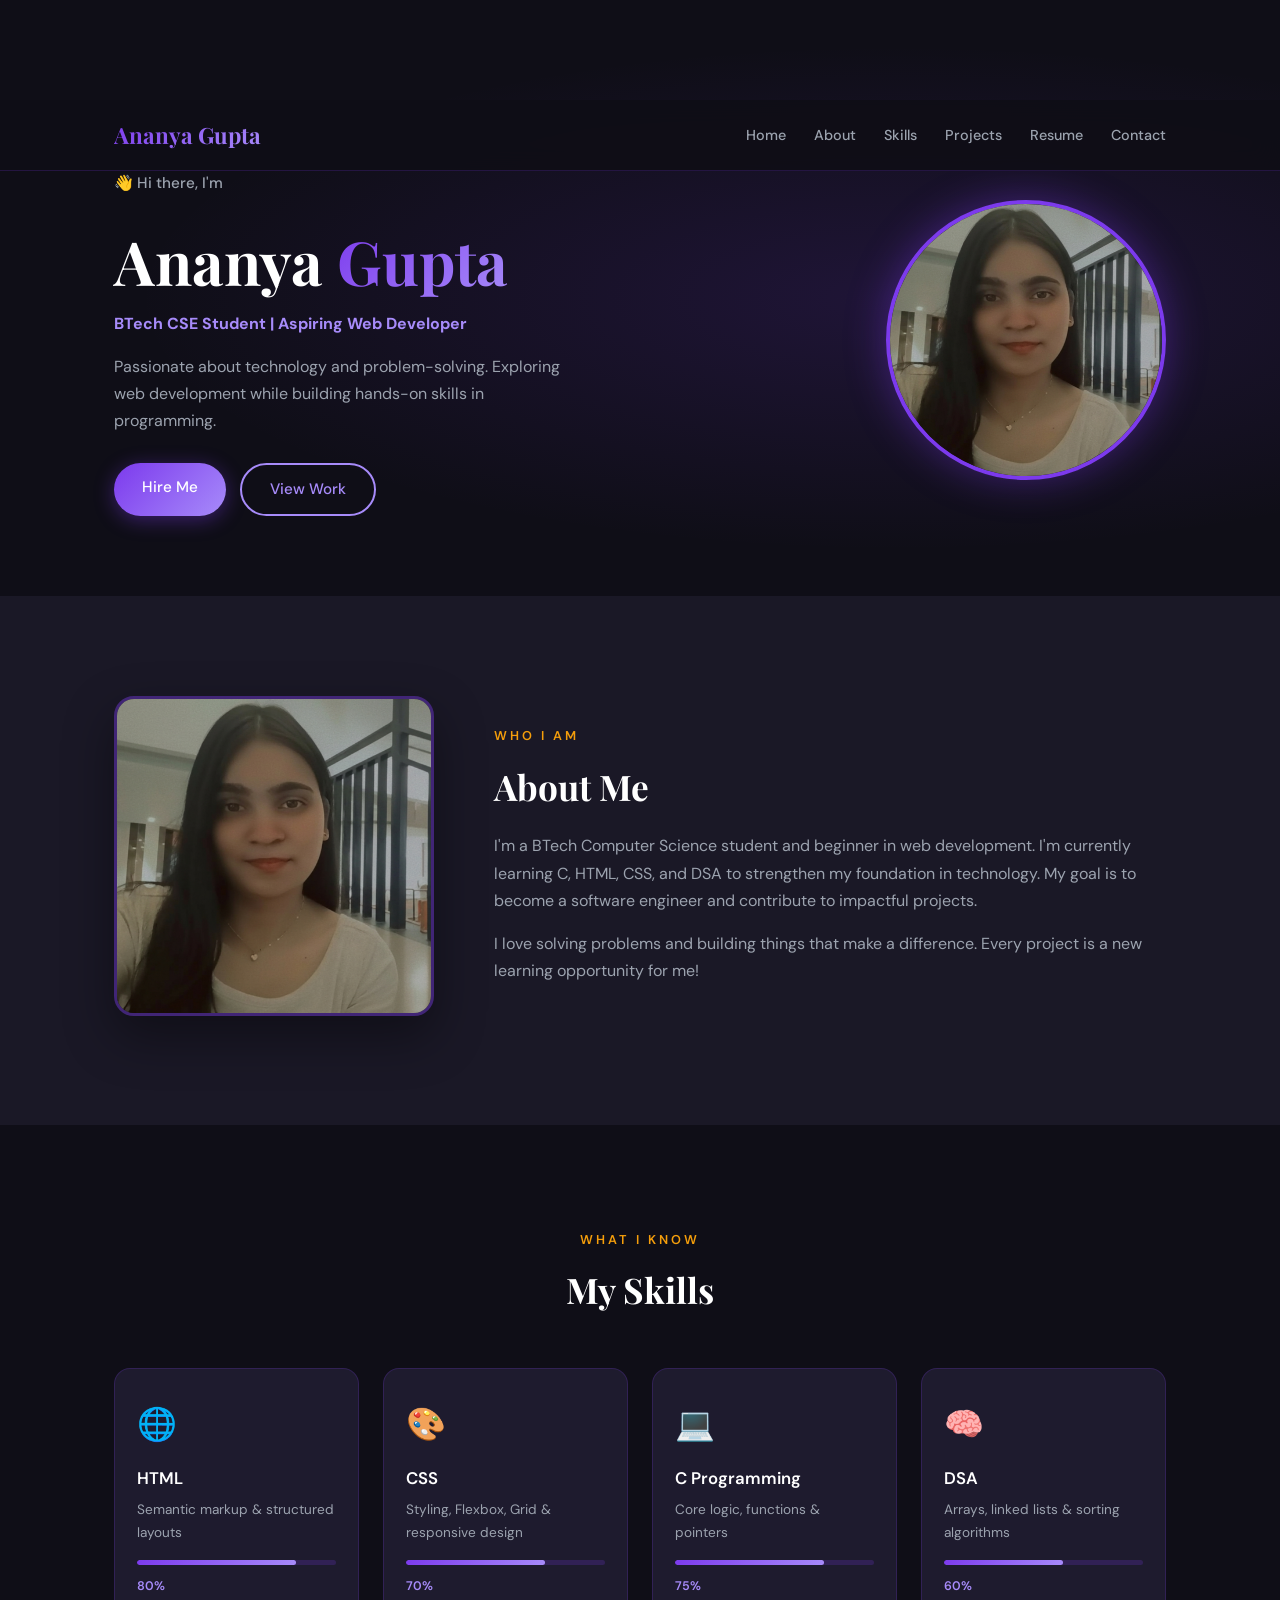
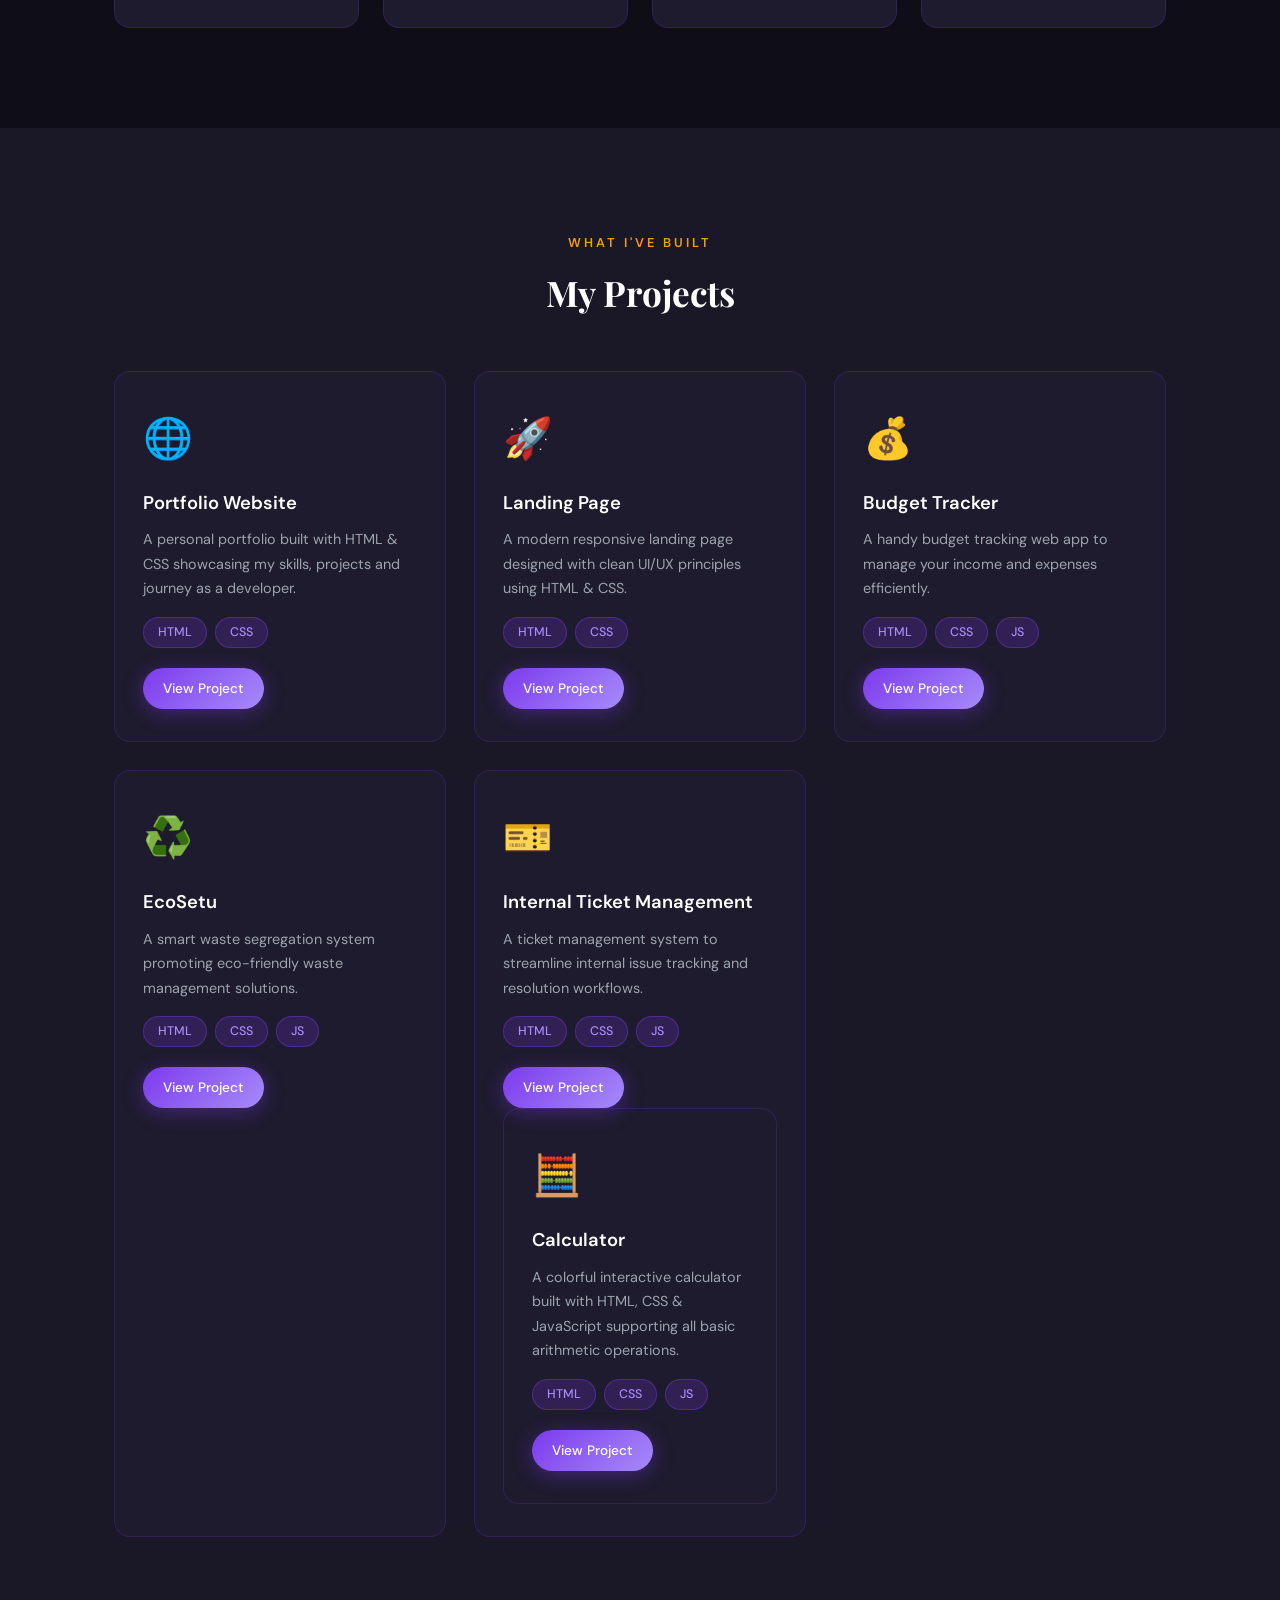
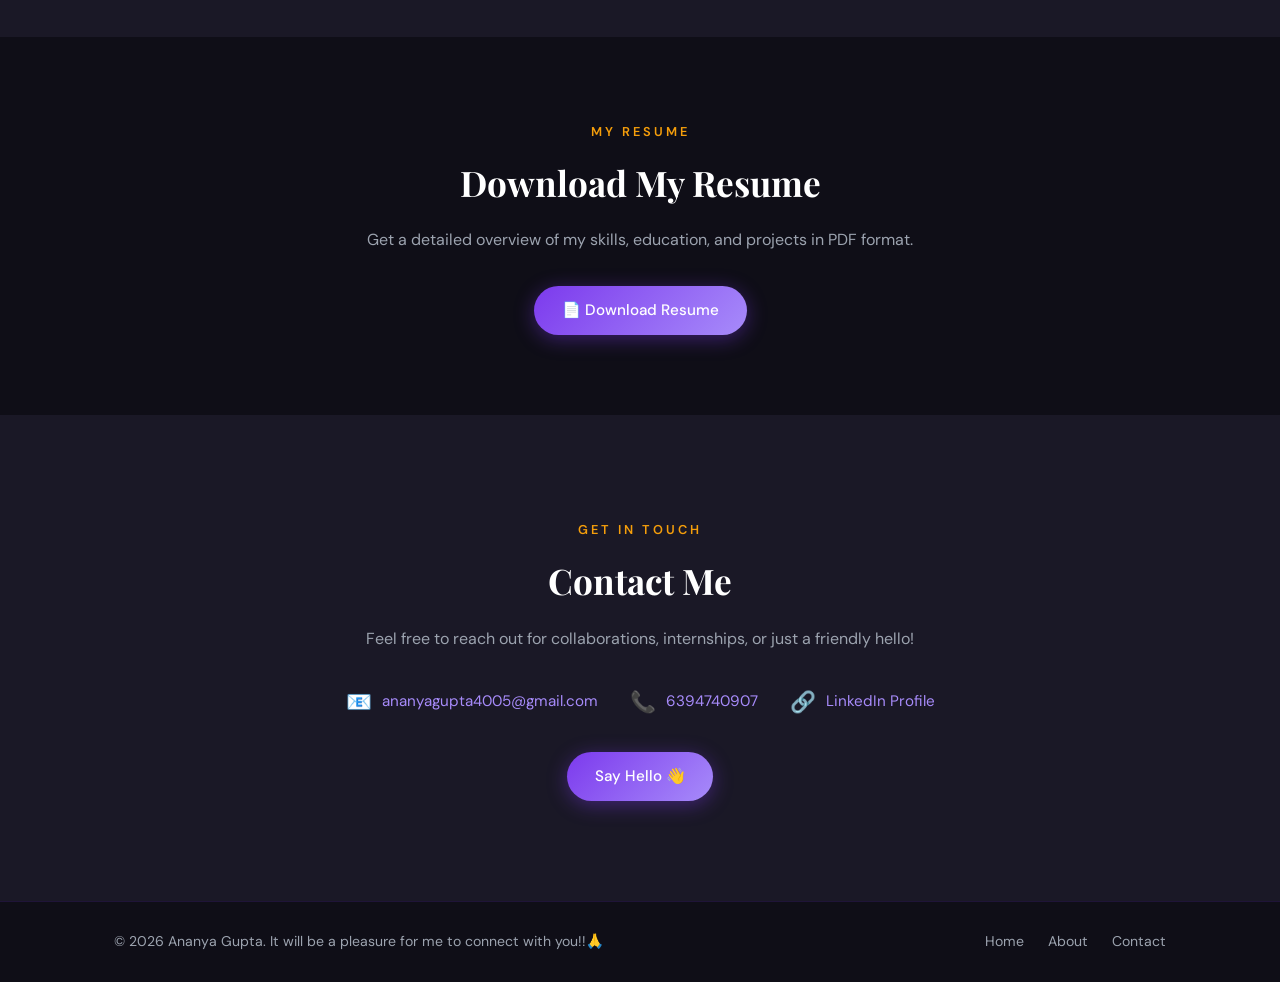
<file: index.html>
<!DOCTYPE html>
<html lang="en">
<head>
  <meta charset="UTF-8" />
  <meta name="viewport" content="width=device-width, initial-scale=1.0" />
  <title>Ananya Gupta | Portfolio</title>
  <link rel="stylesheet" href="style.css" />
  <link href="https://fonts.googleapis.com/css2?family=Playfair+Display:wght@700;900&family=DM+Sans:wght@400;500;600&display=swap" rel="stylesheet" />
</head>
<body>

  <!-- HEADER -->
  <header class="header" id="home">
    <nav class="navbar">
      <div class="container nav-container">
        <div class="logo">Ananya Gupta</div>
        <div class="nav-links">
          <a href="#home">Home</a>
          <a href="#about">About</a>
          <a href="#skills">Skills</a>
          <a href="#projects">Projects</a>
          <a href="#resume">Resume</a>
          <a href="#contact">Contact</a>
        </div>
      </div>
    </nav>
    <div class="container header-container">
      <div class="header-text">
        <p class="tag">👋 Hi there, I'm</p>
        <h1>Ananya <span>Gupta</span></h1>
        <h3>BTech CSE Student | Aspiring Web Developer</h3>
        <p>Passionate about technology and problem-solving. Exploring web development while building hands-on skills in programming.</p>
        <div class="header-btns">
          <a href="#contact" class="btn">Hire Me</a>
          <a href="#projects" class="btn btn-outline">View Work</a>
        </div>
      </div>
      <div class="header-img">
        <img src="ananya.jpeg" alt="Ananya Gupta" onerror="this.src='https://via.placeholder.com/300x300?text=AG'" />
      </div>
    </div>
  </header>

  <!-- ABOUT -->
  <section class="about" id="about">
    <div class="container about-container">
      <div class="about-img">
        <img src="ananya.jpeg" alt="About Ananya" onerror="this.src='https://via.placeholder.com/350x350?text=AG'" />
      </div>
      <div class="about-text">
        <span class="section-tag">Who I Am</span>
        <h2>About Me</h2>
        <p>I'm a BTech Computer Science student and beginner in web development. I'm currently learning C, HTML, CSS, and DSA to strengthen my foundation in technology. My goal is to become a software engineer and contribute to impactful projects.</p>
        <p>I love solving problems and building things that make a difference. Every project is a new learning opportunity for me!</p>
      </div>
    </div>
  </section>

  <!-- SKILLS -->
  <section class="skills" id="skills">
    <div class="container">
      <span class="section-tag">What I Know</span>
      <h2 class="section-title">My Skills</h2>
      <div class="skills-grid">
        <div class="skill-card">
          <div class="skill-icon">🌐</div>
          <h3>HTML</h3>
          <p>Semantic markup & structured layouts</p>
          <div class="skill-bar"><div class="skill-fill" style="width:80%"></div></div>
          <span class="skill-percent">80%</span>
        </div>
        <div class="skill-card">
          <div class="skill-icon">🎨</div>
          <h3>CSS</h3>
          <p>Styling, Flexbox, Grid & responsive design</p>
          <div class="skill-bar"><div class="skill-fill" style="width:70%"></div></div>
          <span class="skill-percent">70%</span>
        </div>
        <div class="skill-card">
          <div class="skill-icon">💻</div>
          <h3>C Programming</h3>
          <p>Core logic, functions & pointers</p>
          <div class="skill-bar"><div class="skill-fill" style="width:75%"></div></div>
          <span class="skill-percent">75%</span>
        </div>
        <div class="skill-card">
          <div class="skill-icon">🧠</div>
          <h3>DSA</h3>
          <p>Arrays, linked lists & sorting algorithms</p>
          <div class="skill-bar"><div class="skill-fill" style="width:60%"></div></div>
          <span class="skill-percent">60%</span>
        </div>
      </div>
    </div>
  </section>

  <!-- PROJECTS -->
  <section class="projects" id="projects">
    <div class="container">
      <span class="section-tag">What I've Built</span>
      <h2 class="section-title">My Projects</h2>
      <div class="projects-grid">
        <div class="project-card">
          <div class="project-img">🌐</div>
          <div class="project-info">
            <h3>Portfolio Website</h3>
            <p>A personal portfolio built with HTML & CSS showcasing my skills, projects and journey as a developer.</p>
            <div class="project-tags"><span>HTML</span><span>CSS</span></div>
            <a href="#" class="btn btn-sm">View Project</a>
          </div>
        </div>
        <div class="project-card">
          <div class="project-img">🚀</div>
          <div class="project-info">
            <h3>Landing Page</h3>
            <p>A modern responsive landing page designed with clean UI/UX principles using HTML & CSS.</p>
            <div class="project-tags"><span>HTML</span><span>CSS</span></div>
            <a href="Task2/index.html" class="btn btn-sm">View Project</a>
          </div>
        </div>
        <div class="project-card">
          <div class="project-img">💰</div>
          <div class="project-info">
            <h3>Budget Tracker</h3>
            <p>A handy budget tracking web app to manage your income and expenses efficiently.</p>
            <div class="project-tags"><span>HTML</span><span>CSS</span><span>JS</span></div>
            <a href="https://ananyagupta4005-ctrl.github.io/budget-tracker/" target="_blank" class="btn btn-sm">View Project</a>
          </div>
        </div>
        <div class="project-card">
          <div class="project-img">♻️</div>
          <div class="project-info">
            <h3>EcoSetu</h3>
            <p>A smart waste segregation system promoting eco-friendly waste management solutions.</p>
            <div class="project-tags"><span>HTML</span><span>CSS</span><span>JS</span></div>
            <a href="https://ananyagupta4005-ctrl.github.io/ECOSETU/" target="_blank" class="btn btn-sm">View Project</a>
          </div>
        </div>
        <div class="project-card">
          <div class="project-img">🎫</div>
          <div class="project-info">
            <h3>Internal Ticket Management</h3>
            <p>A ticket management system to streamline internal issue tracking and resolution workflows.</p>
            <div class="project-tags"><span>HTML</span><span>CSS</span><span>JS</span></div>
            <a href="https://ananyagupta4005-ctrl.github.io/Internal-ticket-management-system/" target="_blank" class="btn btn-sm">View Project</a>
          </div>
        <div class="project-card">
          <div class="project-img">🧮</div>
          <div class="project-info">
            <h3>Calculator</h3>
            <p>A colorful interactive calculator built with HTML, CSS & JavaScript supporting all basic arithmetic operations.</p>
            <div class="project-tags"><span>HTML</span><span>CSS</span><span>JS</span></div>
            <a href="https://ananyagupta4005-ctrl.github.io/CODSOFT/Task3/" target="_blank" class="btn btn-sm">View Project</a>
          </div>
        </div>

      </div>  
    </div>    
  </section>   

  <!-- RESUME -->
  <section class="resume" id="resume">
    <div class="container resume-container">
      <span class="section-tag">My Resume</span>
      <h2>Download My Resume</h2>
      <p>Get a detailed overview of my skills, education, and projects in PDF format.</p>
      <a href="ananya gupta.pdf" class="btn" download>📄 Download Resume</a>
    </div>
  </section>

  <!-- CONTACT -->
  <section class="contact" id="contact">
    <div class="container contact-container">
      <span class="section-tag">Get In Touch</span>
      <h2>Contact Me</h2>
      <p>Feel free to reach out for collaborations, internships, or just a friendly hello!</p>
      <div class="contact-info">
        <div class="contact-item">
          <span class="contact-icon">📧</span>
          <a href="mailto:ananyagupta4005@gmail.com">ananyagupta4005@gmail.com</a>
        </div>
        <div class="contact-item">
          <span class="contact-icon">📞</span>
          <a href="tel:6394740907">6394740907</a>
        </div>
         <div class="contact-item">
    <span class="contact-icon">🔗</span>
    <a href="https://www.linkedin.com/in/ananya-gupta-bb4b82385" target="_blank">
      LinkedIn Profile
    </a>
  </div>

      </div>
      <a href="mailto:ananyagupta4005@gmail.com" class="btn">Say Hello 👋</a>
    </div>
  </section>

  <!-- FOOTER -->
  <footer class="footer">
    <div class="container footer-container">
      <p>&copy; 2026 Ananya Gupta. It will be a pleasure for me to connect with you!!🙏</p>
      <div class="footer-links">
        <a href="#home">Home</a>
        <a href="#about">About</a>
        <a href="#contact">Contact</a>
      </div>
    </div>
  </footer>

</body>
</html>
</file>
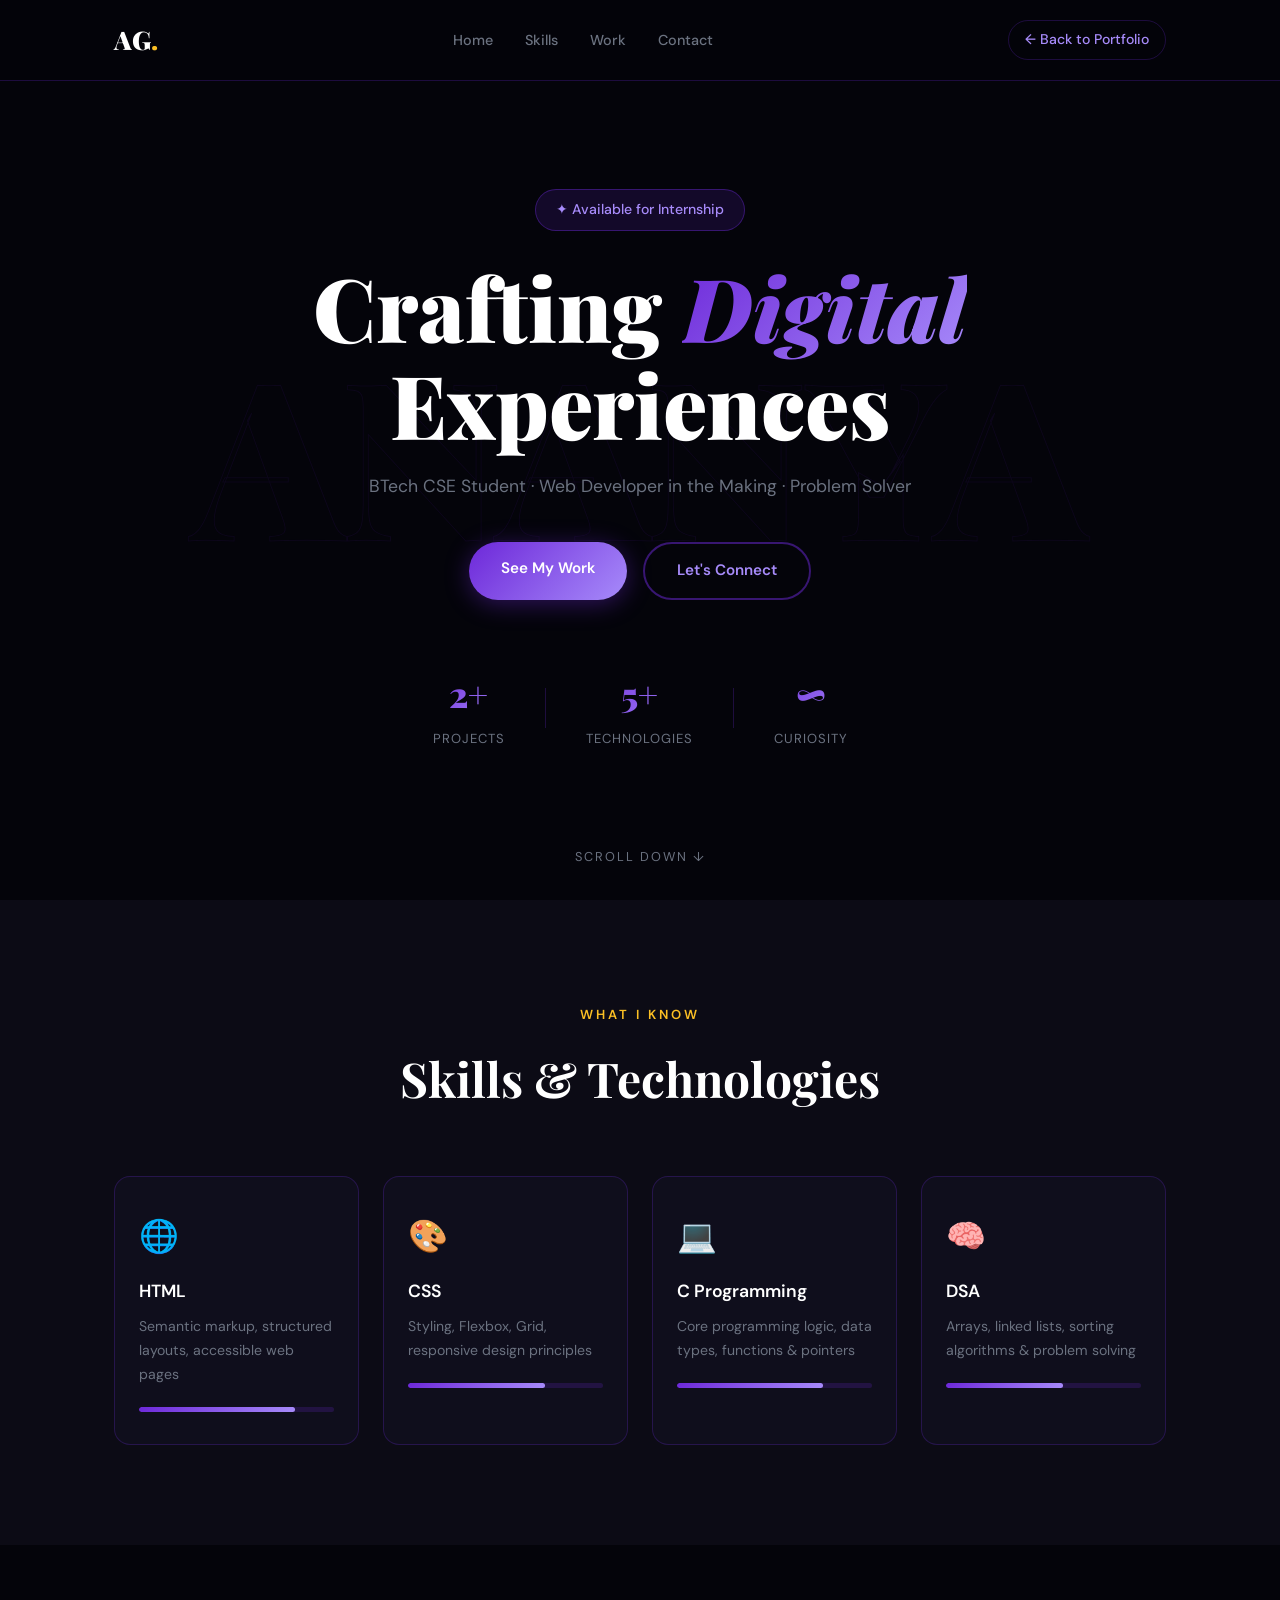
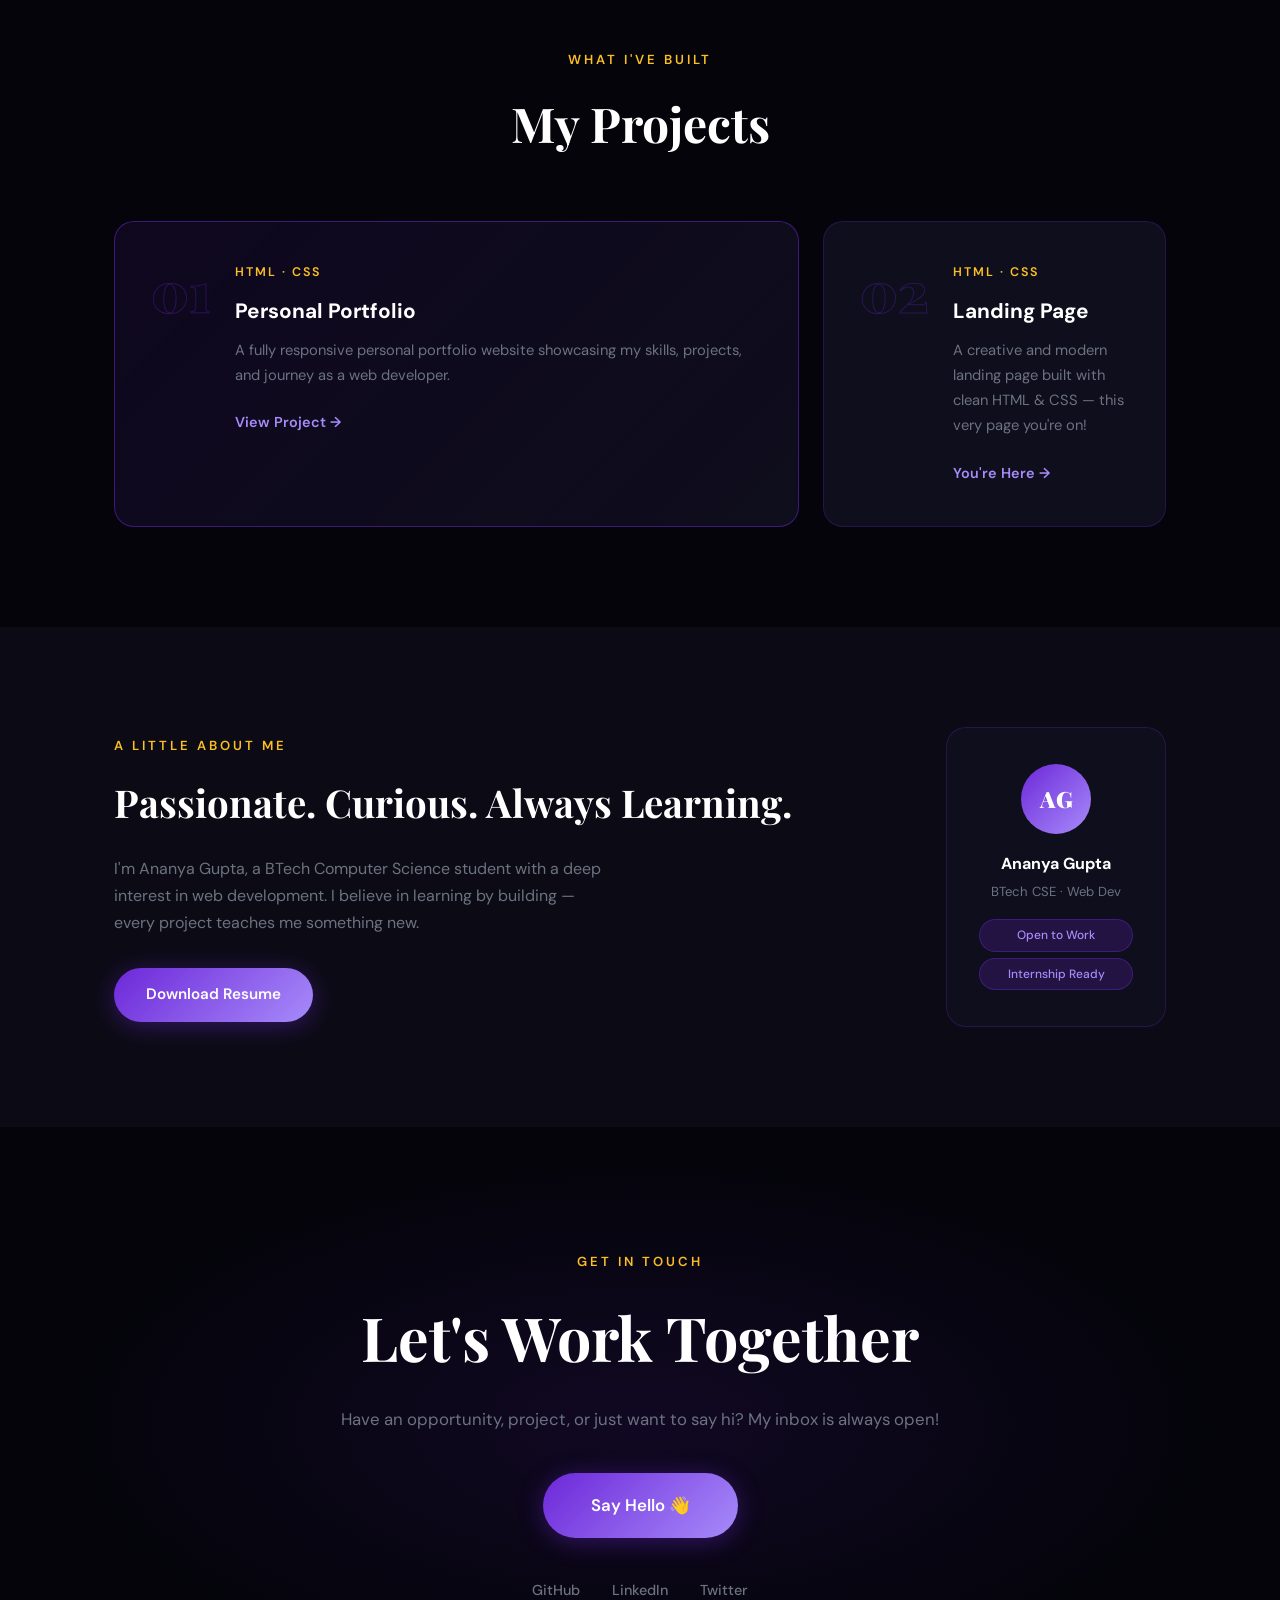
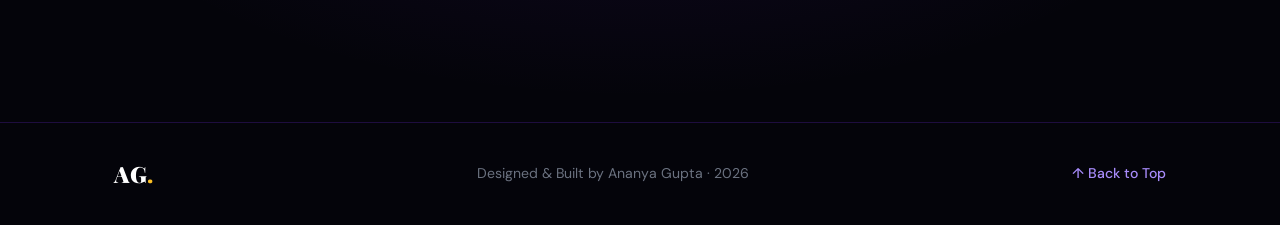
<file: Task2/index.html>
<!DOCTYPE html>
<html lang="en">
<head>
  <meta charset="UTF-8" />
  <meta name="viewport" content="width=device-width, initial-scale=1.0" />
  <title>Ananya Gupta | Landing Page</title>
  <link rel="stylesheet" href="style.css" />
  <link href="https://fonts.googleapis.com/css2?family=Playfair+Display:wght@700;900&family=DM+Sans:wght@400;500;600&display=swap" rel="stylesheet" />
</head>
<body>

  <nav class="navbar">
    <div class="container nav-container">
      <div class="logo">AG<span>.</span></div>
      <div class="nav-links">
        <a href="#hero">Home</a>
        <a href="#skills">Skills</a>
        <a href="#work">Work</a>
        <a href="#contact">Contact</a>
      </div>
      <a href="../index.html" class="back-btn">← Back to Portfolio</a>
    </div>
  </nav>

  <section class="hero" id="hero">
    <div class="hero-bg-text">ANANYA</div>
    <div class="container hero-container">
      <div class="hero-badge">✦ Available for Internship</div>
      <h1>Crafting <em>Digital</em><br />Experiences</h1>
      <p>BTech CSE Student · Web Developer in the Making · Problem Solver</p>
      <div class="hero-cta">
        <a href="#work" class="btn-primary">See My Work</a>
        <a href="#contact" class="btn-secondary">Let's Connect</a>
      </div>
      <div class="hero-stats">
        <div class="stat">
          <span class="stat-num">2+</span>
          <span class="stat-label">Projects</span>
        </div>
        <div class="stat-divider"></div>
        <div class="stat">
          <span class="stat-num">5+</span>
          <span class="stat-label">Technologies</span>
        </div>
        <div class="stat-divider"></div>
        <div class="stat">
          <span class="stat-num">∞</span>
          <span class="stat-label">Curiosity</span>
        </div>
      </div>
    </div>
    <div class="hero-scroll">scroll down ↓</div>
  </section>

  <section class="skills" id="skills">
    <div class="container">
      <div class="section-header">
        <span class="section-tag">What I Know</span>
        <h2>Skills & Technologies</h2>
      </div>
      <div class="skills-grid">
        <div class="skill-card">
          <div class="skill-icon">🌐</div>
          <h3>HTML</h3>
          <p>Semantic markup, structured layouts, accessible web pages</p>
          <div class="skill-bar"><div class="skill-fill" style="width:80%"></div></div>
        </div>
        <div class="skill-card">
          <div class="skill-icon">🎨</div>
          <h3>CSS</h3>
          <p>Styling, Flexbox, Grid, responsive design principles</p>
          <div class="skill-bar"><div class="skill-fill" style="width:70%"></div></div>
        </div>
        <div class="skill-card">
          <div class="skill-icon">💻</div>
          <h3>C Programming</h3>
          <p>Core programming logic, data types, functions & pointers</p>
          <div class="skill-bar"><div class="skill-fill" style="width:75%"></div></div>
        </div>
        <div class="skill-card">
          <div class="skill-icon">🧠</div>
          <h3>DSA</h3>
          <p>Arrays, linked lists, sorting algorithms & problem solving</p>
          <div class="skill-bar"><div class="skill-fill" style="width:60%"></div></div>
        </div>
      </div>
    </div>
  </section>

  <section class="work" id="work">
    <div class="container">
      <div class="section-header">
        <span class="section-tag">What I've Built</span>
        <h2>My Projects</h2>
      </div>
      <div class="work-grid">
        <div class="work-card featured">
          <div class="work-num">01</div>
          <div class="work-content">
            <span class="work-tag">HTML · CSS</span>
            <h3>Personal Portfolio</h3>
            <p>A fully responsive personal portfolio website showcasing my skills, projects, and journey as a web developer.</p>
            <a href="../index.html" class="work-link">View Project →</a>
          </div>
        </div>
        <div class="work-card">
          <div class="work-num">02</div>
          <div class="work-content">
            <span class="work-tag">HTML · CSS</span>
            <h3>Landing Page</h3>
            <p>A creative and modern landing page built with clean HTML & CSS — this very page you're on!</p>
            <a href="#hero" class="work-link">You're Here →</a>
          </div>
        </div>
      </div>
    </div>
  </section>

  <section class="about-strip">
    <div class="container strip-container">
      <div class="strip-text">
        <span class="section-tag">A Little About Me</span>
        <h2>Passionate. Curious. Always Learning.</h2>
        <p>I'm Ananya Gupta, a BTech Computer Science student with a deep interest in web development. I believe in learning by building — every project teaches me something new.</p>
        <a href="../ananya gupta.pdf" download class="btn-primary">Download Resume</a>
      </div>
      <div class="strip-card">
        <div class="card-inner">
          <div class="card-avatar">AG</div>
          <h4>Ananya Gupta</h4>
          <p>BTech CSE · Web Dev</p>
          <div class="card-tags">
            <span>Open to Work</span>
            <span>Internship Ready</span>
          </div>
        </div>
      </div>
    </div>
  </section>

  <section class="contact" id="contact">
    <div class="container contact-container">
      <span class="section-tag">Get In Touch</span>
      <h2>Let's Work Together</h2>
      <p>Have an opportunity, project, or just want to say hi? My inbox is always open!</p>
      <a href="mailto:ananyagupta4005@gmail.com" class="btn-primary big">Say Hello 👋</a>
      <div class="social-links">
        <a href="#">GitHub</a>
        <a href="#">LinkedIn</a>
        <a href="#">Twitter</a>
      </div>
    </div>
  </section>

  <footer class="footer">
    <div class="container footer-container">
      <div class="footer-logo">AG<span>.</span></div>
      <p>Designed & Built by Ananya Gupta · 2026</p>
      <a href="#hero" class="back-top">↑ Back to Top</a>
    </div>
  </footer>

</body>
</html>
</file>
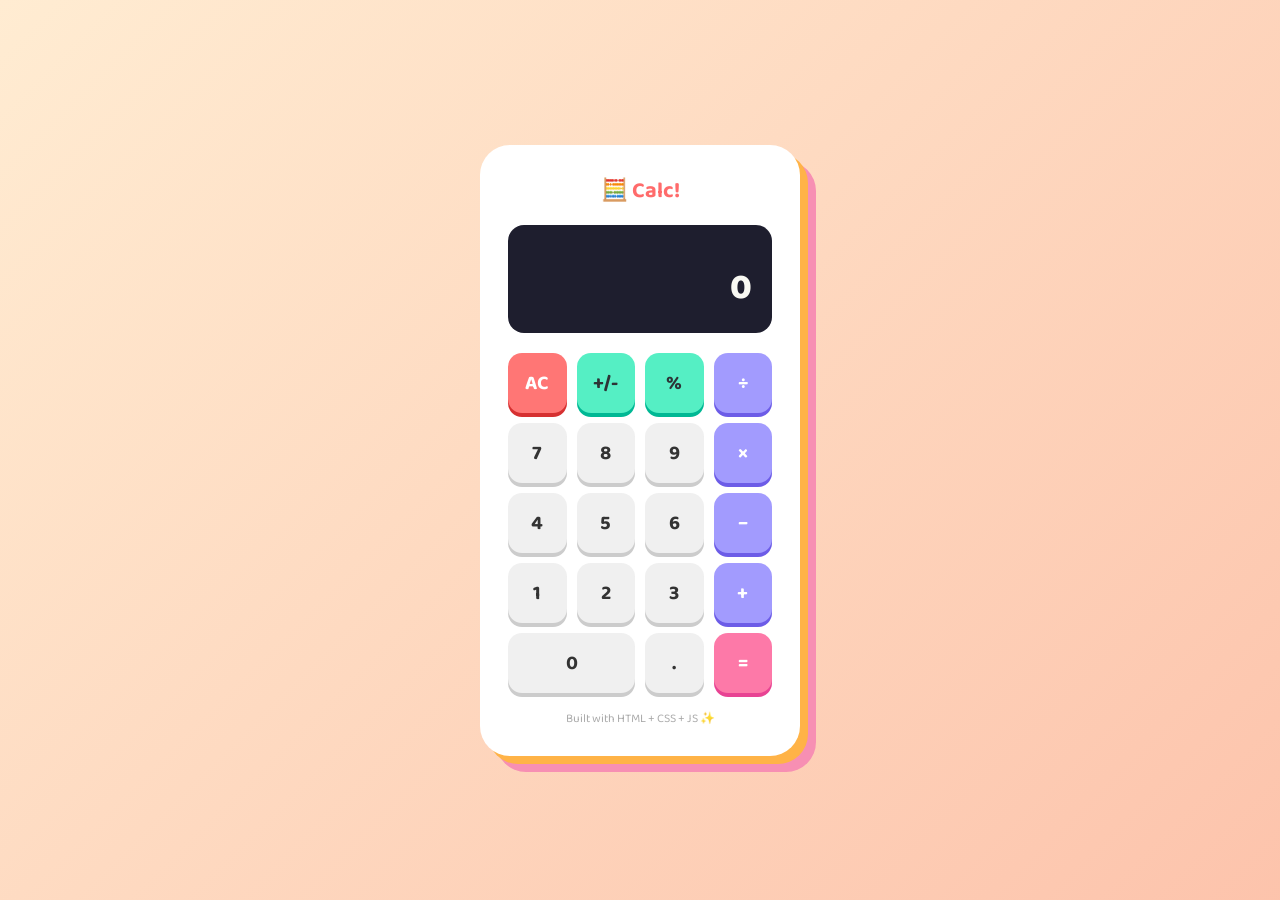
<file: Task3/index.html>
<!DOCTYPE html>
<html lang="en">

<head>
  <meta charset="UTF-8" />
  <meta name="viewport" content="width=device-width, initial-scale=1.0" />
  <title>My Calculator</title>

  <!-- Google Font link -->
  <link href="https://fonts.googleapis.com/css2?family=Baloo+2:wght@500;700;800&display=swap" rel="stylesheet" />

  <!-- CSS file -->
  <link rel="stylesheet" href="style.css" />
</head>

<body>

  <div class="calculator">

    <h1>🧮 Calc!</h1>

    <!-- DISPLAY SCREEN -->
    <div class="screen">
      <div class="expression" id="expression"></div>
      <div class="result" id="result">0</div>
    </div>

    <!-- BUTTONS -->
    <div class="buttons">

      <!-- ROW 1 -->
      <button class="clear"   onclick="clearAll()">AC</button>
      <button class="special" onclick="toggleSign()">+/-</button>
      <button class="special" onclick="percent()">%</button>
      <button class="op"      onclick="setOperator('/')">÷</button>

      <!-- ROW 2 -->
      <button class="num" onclick="pressDigit('7')">7</button>
      <button class="num" onclick="pressDigit('8')">8</button>
      <button class="num" onclick="pressDigit('9')">9</button>
      <button class="op"  onclick="setOperator('*')">×</button>

      <!-- ROW 3 -->
      <button class="num" onclick="pressDigit('4')">4</button>
      <button class="num" onclick="pressDigit('5')">5</button>
      <button class="num" onclick="pressDigit('6')">6</button>
      <button class="op"  onclick="setOperator('-')">−</button>

      <!-- ROW 4 -->
      <button class="num" onclick="pressDigit('1')">1</button>
      <button class="num" onclick="pressDigit('2')">2</button>
      <button class="num" onclick="pressDigit('3')">3</button>
      <button class="op"  onclick="setOperator('+')">+</button>

      <!-- ROW 5 -->
      <button class="num zero" onclick="pressDigit('0')">0</button>
      <button class="num"      onclick="pressDot()">.</button>
      <button class="eq"       onclick="calculate()">=</button>

    </div>

    <p class="footer">Built with HTML + CSS + JS ✨</p>
  </div>

  <!-- JS file -->
  <script src="script.js"></script>

</body>
</html>
</file>
<file: style.css>
* { margin: 0; padding: 0; box-sizing: border-box; }

:root {
  --primary: #7c3aed;
  --primary-light: #a78bfa;
  --accent: #f59e0b;
  --dark: #0f0e17;
  --dark2: #1a1826;
  --card: #1e1b2e;
  --text: #e8e6f0;
  --muted: #9ca3af;
  --white: #fff;
  --gradient: linear-gradient(135deg, #7c3aed, #a78bfa);
}

html { scroll-behavior: smooth; }
body { font-family: 'DM Sans', sans-serif; background: var(--dark); color: var(--text); line-height: 1.7; }
.container { max-width: 1100px; margin: 0 auto; padding: 0 24px; }

.navbar { position: sticky; top: 0; z-index: 100; background: rgba(15,14,23,0.95); backdrop-filter: blur(12px); border-bottom: 1px solid rgba(124,58,237,0.2); padding: 16px 0; }
.nav-container { display: flex; justify-content: space-between; align-items: center; }
.logo { font-family: 'Playfair Display', serif; font-size: 1.4rem; font-weight: 700; background: var(--gradient); -webkit-background-clip: text; -webkit-text-fill-color: transparent; background-clip: text; }
.nav-links { display: flex; gap: 28px; }
.nav-links a { text-decoration: none; color: var(--muted); font-size: 0.9rem; font-weight: 500; transition: color 0.3s; }
.nav-links a:hover { color: var(--primary-light); }

.header { padding: 100px 0 80px; background: radial-gradient(ellipse at 70% 50%, rgba(124,58,237,0.15) 0%, transparent 60%); }
.header-container { display: flex; align-items: center; justify-content: space-between; gap: 48px; }
.tag { font-size: 0.95rem; color: var(--primary-light); margin-bottom: 12px; font-weight: 500; }
.header-text h1 { font-family: 'Playfair Display', serif; font-size: clamp(2.5rem, 5vw, 3.8rem); line-height: 1.2; margin-bottom: 12px; color: var(--white); }
.header-text h1 span { background: var(--gradient); -webkit-background-clip: text; -webkit-text-fill-color: transparent; background-clip: text; }
.header-text h3 { font-size: 1rem; color: var(--primary-light); margin-bottom: 16px; }
.header-text p { color: var(--muted); margin-bottom: 28px; max-width: 460px; }
.header-btns { display: flex; gap: 14px; flex-wrap: wrap; }
.header-img img { width: 280px; height: 280px; border-radius: 50%; object-fit: cover; border: 4px solid var(--primary); box-shadow: 0 0 40px rgba(124,58,237,0.4); }

.btn { display: inline-block; padding: 12px 28px; background: var(--gradient); color: var(--white); text-decoration: none; border-radius: 50px; font-weight: 500; font-size: 0.95rem; transition: transform 0.3s, box-shadow 0.3s; box-shadow: 0 4px 20px rgba(124,58,237,0.4); }
.btn:hover { transform: translateY(-2px); box-shadow: 0 8px 30px rgba(124,58,237,0.5); }
.btn-outline { background: transparent; border: 2px solid var(--primary-light); color: var(--primary-light); box-shadow: none; }
.btn-outline:hover { background: var(--gradient); color: var(--white); border-color: transparent; }
.btn-sm { padding: 9px 20px; font-size: 0.85rem; }

.section-tag { display: inline-block; color: var(--accent); font-size: 0.8rem; font-weight: 600; text-transform: uppercase; letter-spacing: 3px; margin-bottom: 10px; }
.section-title { font-family: 'Playfair Display', serif; font-size: 2.2rem; color: var(--white); text-align: center; margin-bottom: 48px; }

.about { padding: 100px 0; background: var(--dark2); }
.about-container { display: flex; align-items: center; gap: 60px; }
.about-img img { width: 320px; height: 320px; border-radius: 20px; object-fit: cover; border: 3px solid rgba(124,58,237,0.4); box-shadow: 0 20px 50px rgba(0,0,0,0.4); }
.about-text h2 { font-family: 'Playfair Display', serif; font-size: 2.2rem; color: var(--white); margin-bottom: 16px; }
.about-text p { color: var(--muted); margin-bottom: 16px; }

.skills { padding: 100px 0; text-align: center; }
.skills-grid { display: grid; grid-template-columns: repeat(auto-fit, minmax(220px, 1fr)); gap: 24px; margin-top: 16px; }
.skill-card { background: var(--card); border: 1px solid rgba(124,58,237,0.2); border-radius: 16px; padding: 28px 22px; text-align: left; transition: transform 0.3s, border-color 0.3s; }
.skill-card:hover { transform: translateY(-5px); border-color: var(--primary-light); }
.skill-icon { font-size: 2rem; margin-bottom: 12px; }
.skill-card h3 { font-size: 1.05rem; font-weight: 600; color: var(--white); margin-bottom: 6px; }
.skill-card p { color: var(--muted); font-size: 0.85rem; margin-bottom: 16px; }
.skill-bar { height: 5px; background: rgba(124,58,237,0.2); border-radius: 50px; overflow: hidden; margin-bottom: 6px; }
.skill-fill { height: 100%; background: var(--gradient); border-radius: 50px; }
.skill-percent { font-size: 0.78rem; color: var(--primary-light); font-weight: 600; }

.projects { padding: 100px 0; background: var(--dark2); text-align: center; }
.projects-grid { display: grid; grid-template-columns: repeat(auto-fit, minmax(280px, 1fr)); gap: 28px; }
.project-card { background: var(--card); border: 1px solid rgba(124,58,237,0.2); border-radius: 16px; padding: 32px 28px; text-align: left; transition: transform 0.3s, border-color 0.3s; }
.project-card:hover { transform: translateY(-6px); border-color: var(--primary); }
.project-img { font-size: 2.5rem; margin-bottom: 16px; }
.project-info h3 { font-size: 1.15rem; font-weight: 600; color: var(--white); margin-bottom: 8px; }
.project-info p { color: var(--muted); font-size: 0.9rem; margin-bottom: 16px; }
.project-tags { display: flex; gap: 8px; flex-wrap: wrap; margin-bottom: 20px; }
.project-tags span { background: rgba(124,58,237,0.2); border: 1px solid rgba(124,58,237,0.4); color: var(--primary-light); padding: 4px 14px; border-radius: 50px; font-size: 0.78rem; font-weight: 500; }

.resume { padding: 80px 0; }
.resume-container { text-align: center; }
.resume-container h2 { font-family: 'Playfair Display', serif; font-size: 2.2rem; color: var(--white); margin-bottom: 14px; }
.resume-container p { color: var(--muted); margin-bottom: 32px; }

.contact { padding: 100px 0; background: var(--dark2); }
.contact-container { text-align: center; }
.contact-container h2 { font-family: 'Playfair Display', serif; font-size: 2.2rem; color: var(--white); margin-bottom: 14px; }
.contact-container > p { color: var(--muted); margin-bottom: 32px; }
.contact-info { display: flex; gap: 32px; justify-content: center; flex-wrap: wrap; margin-bottom: 32px; }
.contact-item { display: flex; align-items: center; gap: 10px; }
.contact-icon { font-size: 1.3rem; }
.contact-item a { color: var(--primary-light); text-decoration: none; font-size: 0.95rem; transition: color 0.3s; }
.contact-item a:hover { color: var(--white); }

.footer { padding: 28px 0; border-top: 1px solid rgba(124,58,237,0.15); background: var(--dark); }
.footer-container { display: flex; justify-content: space-between; align-items: center; flex-wrap: wrap; gap: 12px; }
.footer p { color: var(--muted); font-size: 0.88rem; }
.footer-links { display: flex; gap: 24px; }
.footer-links a { color: var(--muted); text-decoration: none; font-size: 0.88rem; transition: color 0.3s; }
.footer-links a:hover { color: var(--primary-light); }

@media (max-width: 768px) {
  .nav-links { display: none; }
  .header-container { flex-direction: column-reverse; text-align: center; }
  .header-btns { justify-content: center; }
  .header-img img { width: 200px; height: 200px; }
  .about-container { flex-direction: column; text-align: center; }
  .about-img img { width: 220px; height: 220px; }
  .footer-container { flex-direction: column; text-align: center; }
}
</file>
<file: Task2/style.css>
* { margin: 0; padding: 0; box-sizing: border-box; }

:root {
  --bg: #04040a;
  --bg2: #0c0b15;
  --primary: #6d28d9;
  --primary-light: #a78bfa;
  --accent: #fbbf24;
  --text: #e2e0f0;
  --text-muted: #6b7280;
  --white: #ffffff;
  --card: #0f0e1c;
  --border: rgba(109, 40, 217, 0.25);
  --gradient: linear-gradient(135deg, #6d28d9, #a78bfa);
}

html { scroll-behavior: smooth; }
body { font-family: 'DM Sans', sans-serif; background: var(--bg); color: var(--text); line-height: 1.7; overflow-x: hidden; }
.container { max-width: 1100px; margin: 0 auto; padding: 0 24px; }

.navbar { position: fixed; top: 0; left: 0; right: 0; z-index: 999; padding: 18px 0; background: rgba(4,4,10,0.85); backdrop-filter: blur(16px); border-bottom: 1px solid var(--border); }
.nav-container { display: flex; align-items: center; justify-content: space-between; }
.logo { font-family: 'Playfair Display', serif; font-size: 1.6rem; font-weight: 900; color: var(--white); }
.logo span { color: var(--accent); }
.nav-links { display: flex; gap: 32px; }
.nav-links a { text-decoration: none; color: var(--text-muted); font-size: 0.9rem; font-weight: 500; transition: color 0.3s; }
.nav-links a:hover { color: var(--primary-light); }
.back-btn { text-decoration: none; color: var(--primary-light); font-size: 0.88rem; font-weight: 500; border: 1px solid var(--border); padding: 7px 16px; border-radius: 50px; transition: all 0.3s; }
.back-btn:hover { background: var(--primary); color: var(--white); border-color: var(--primary); }

.hero { min-height: 100vh; display: flex; align-items: center; padding: 120px 0 80px; position: relative; overflow: hidden; }
.hero-bg-text { position: absolute; top: 50%; left: 50%; transform: translate(-50%, -50%); font-family: 'Playfair Display', serif; font-size: clamp(80px, 18vw, 220px); font-weight: 900; color: transparent; -webkit-text-stroke: 1px rgba(109,40,217,0.08); white-space: nowrap; pointer-events: none; user-select: none; z-index: 0; }
.hero-container { position: relative; z-index: 1; text-align: center; }
.hero-badge { display: inline-block; background: rgba(109,40,217,0.15); border: 1px solid rgba(109,40,217,0.4); color: var(--primary-light); padding: 8px 20px; border-radius: 50px; font-size: 0.88rem; font-weight: 500; margin-bottom: 28px; }
.hero h1 { font-family: 'Playfair Display', serif; font-size: clamp(2.8rem, 7vw, 5.5rem); font-weight: 900; line-height: 1.1; color: var(--white); margin-bottom: 20px; }
.hero h1 em { font-style: italic; background: var(--gradient); -webkit-background-clip: text; -webkit-text-fill-color: transparent; background-clip: text; }
.hero p { color: var(--text-muted); font-size: 1.1rem; margin-bottom: 40px; }
.hero-cta { display: flex; gap: 16px; justify-content: center; flex-wrap: wrap; margin-bottom: 64px; }

.btn-primary { display: inline-block; padding: 14px 32px; background: var(--gradient); color: var(--white); text-decoration: none; border-radius: 50px; font-weight: 600; font-size: 0.95rem; box-shadow: 0 4px 24px rgba(109,40,217,0.4); transition: transform 0.3s, box-shadow 0.3s; }
.btn-primary:hover { transform: translateY(-3px); box-shadow: 0 10px 36px rgba(109,40,217,0.55); }
.btn-primary.big { padding: 18px 48px; font-size: 1.05rem; }
.btn-secondary { display: inline-block; padding: 14px 32px; background: transparent; color: var(--primary-light); text-decoration: none; border-radius: 50px; font-weight: 600; font-size: 0.95rem; border: 2px solid rgba(109,40,217,0.5); transition: all 0.3s; }
.btn-secondary:hover { background: var(--gradient); color: var(--white); border-color: transparent; }

.hero-stats { display: flex; align-items: center; justify-content: center; gap: 40px; }
.stat { text-align: center; }
.stat-num { display: block; font-family: 'Playfair Display', serif; font-size: 2.2rem; font-weight: 900; background: var(--gradient); -webkit-background-clip: text; -webkit-text-fill-color: transparent; background-clip: text; }
.stat-label { font-size: 0.82rem; color: var(--text-muted); text-transform: uppercase; letter-spacing: 1px; }
.stat-divider { width: 1px; height: 40px; background: var(--border); }
.hero-scroll { position: absolute; bottom: 32px; left: 50%; transform: translateX(-50%); color: var(--text-muted); font-size: 0.8rem; letter-spacing: 2px; text-transform: uppercase; animation: bounce 2s infinite; }

.skills { padding: 100px 0; background: var(--bg2); }
.section-header { text-align: center; margin-bottom: 56px; }
.section-tag { display: inline-block; color: var(--accent); font-size: 0.82rem; font-weight: 600; text-transform: uppercase; letter-spacing: 3px; margin-bottom: 12px; }
.section-header h2 { font-family: 'Playfair Display', serif; font-size: clamp(2rem, 4vw, 3rem); color: var(--white); }
.skills-grid { display: grid; grid-template-columns: repeat(auto-fit, minmax(230px, 1fr)); gap: 24px; }
.skill-card { background: var(--card); border: 1px solid var(--border); border-radius: 16px; padding: 32px 24px; transition: transform 0.3s, border-color 0.3s; }
.skill-card:hover { transform: translateY(-6px); border-color: var(--primary-light); }
.skill-icon { font-size: 2rem; margin-bottom: 14px; }
.skill-card h3 { font-size: 1.1rem; font-weight: 600; color: var(--white); margin-bottom: 8px; }
.skill-card p { color: var(--text-muted); font-size: 0.88rem; margin-bottom: 20px; }
.skill-bar { height: 5px; background: rgba(109,40,217,0.2); border-radius: 50px; overflow: hidden; }
.skill-fill { height: 100%; background: var(--gradient); border-radius: 50px; }

.work { padding: 100px 0; }
.work-grid { display: grid; grid-template-columns: 2fr 1fr; gap: 24px; }
.work-card { background: var(--card); border: 1px solid var(--border); border-radius: 20px; padding: 40px 36px; display: flex; gap: 24px; transition: transform 0.3s, border-color 0.3s; }
.work-card:hover { transform: translateY(-4px); border-color: var(--primary); }
.work-card.featured { border-color: rgba(109,40,217,0.5); background: linear-gradient(135deg, rgba(109,40,217,0.1), var(--card)); }
.work-num { font-family: 'Playfair Display', serif; font-size: 3.5rem; font-weight: 900; color: transparent; -webkit-text-stroke: 1px rgba(109,40,217,0.3); line-height: 1; flex-shrink: 0; }
.work-tag { font-size: 0.78rem; color: var(--accent); text-transform: uppercase; letter-spacing: 2px; font-weight: 600; display: block; margin-bottom: 10px; }
.work-content h3 { font-size: 1.3rem; font-weight: 700; color: var(--white); margin-bottom: 10px; }
.work-content p { color: var(--text-muted); font-size: 0.92rem; margin-bottom: 20px; }
.work-link { color: var(--primary-light); text-decoration: none; font-weight: 600; font-size: 0.9rem; transition: color 0.3s; }
.work-link:hover { color: var(--white); }

.about-strip { padding: 100px 0; background: var(--bg2); }
.strip-container { display: grid; grid-template-columns: 1fr auto; gap: 60px; align-items: center; }
.strip-text h2 { font-family: 'Playfair Display', serif; font-size: clamp(1.8rem, 3vw, 2.6rem); color: var(--white); margin-bottom: 20px; }
.strip-text p { color: var(--text-muted); font-size: 1rem; margin-bottom: 32px; max-width: 500px; }
.card-inner { background: var(--card); border: 1px solid var(--border); border-radius: 20px; padding: 36px 32px; text-align: center; width: 220px; }
.card-avatar { width: 70px; height: 70px; border-radius: 50%; background: var(--gradient); display: flex; align-items: center; justify-content: center; font-family: 'Playfair Display', serif; font-size: 1.4rem; font-weight: 900; color: var(--white); margin: 0 auto 16px; }
.card-inner h4 { font-size: 1rem; font-weight: 700; color: var(--white); margin-bottom: 4px; }
.card-inner > p { color: var(--text-muted); font-size: 0.82rem; margin-bottom: 16px; }
.card-tags { display: flex; flex-direction: column; gap: 6px; }
.card-tags span { background: rgba(109,40,217,0.2); border: 1px solid rgba(109,40,217,0.4); color: var(--primary-light); padding: 5px 12px; border-radius: 50px; font-size: 0.75rem; font-weight: 500; }

.contact { padding: 120px 0; text-align: center; background: radial-gradient(ellipse at center, rgba(109,40,217,0.12) 0%, transparent 65%); }
.contact-container h2 { font-family: 'Playfair Display', serif; font-size: clamp(2.2rem, 5vw, 3.8rem); color: var(--white); margin-bottom: 16px; }
.contact-container p { color: var(--text-muted); font-size: 1.05rem; margin-bottom: 40px; }
.social-links { display: flex; gap: 32px; justify-content: center; margin-top: 40px; }
.social-links a { color: var(--text-muted); text-decoration: none; font-size: 0.9rem; font-weight: 500; transition: color 0.3s; }
.social-links a:hover { color: var(--primary-light); }

.footer { padding: 32px 0; border-top: 1px solid var(--border); }
.footer-container { display: flex; align-items: center; justify-content: space-between; }
.footer-logo { font-family: 'Playfair Display', serif; font-size: 1.4rem; font-weight: 900; color: var(--white); }
.footer-logo span { color: var(--accent); }
.footer p { color: var(--text-muted); font-size: 0.88rem; }
.back-top { color: var(--primary-light); text-decoration: none; font-size: 0.88rem; font-weight: 500; transition: color 0.3s; }
.back-top:hover { color: var(--white); }

@keyframes bounce {
  0%, 100% { transform: translateX(-50%) translateY(0); }
  50% { transform: translateX(-50%) translateY(-8px); }
}

@media (max-width: 768px) {
  .nav-links { display: none; }
  .work-grid { grid-template-columns: 1fr; }
  .work-card { flex-direction: column; gap: 12px; padding: 28px 24px; }
  .strip-container { grid-template-columns: 1fr; text-align: center; }
  .strip-card { margin: 0 auto; }
  .footer-container { flex-direction: column; gap: 12px; text-align: center; }
}
</file>
<file: Task3/style.css>
/* RESET */
* {
  margin: 0;
  padding: 0;
  box-sizing: border-box;
}

/* PAGE */
body {
  display: flex;
  justify-content: center;
  align-items: center;
  min-height: 100vh;
  background: linear-gradient(135deg, #ffecd2, #fcb69f, #a1c4fd, #c2e9fb);
  background-size: 400% 400%;
  animation: bgMove 8s ease infinite;
  font-family: 'Baloo 2', cursive;
}

@keyframes bgMove {
  0%   { background-position: 0% 50%; }
  50%  { background-position: 100% 50%; }
  100% { background-position: 0% 50%; }
}

/* CALCULATOR BOX */
.calculator {
  background: white;
  border-radius: 30px;
  padding: 28px;
  width: 320px;
  box-shadow: 8px 8px 0px #ffb347, 16px 16px 0px #f78fb3;
}

.calculator h1 {
  text-align: center;
  font-size: 22px;
  color: #ff6b6b;
  margin-bottom: 16px;
}

/* SCREEN */
.screen {
  background: #1e1e2e;
  border-radius: 16px;
  padding: 16px 20px;
  margin-bottom: 20px;
  text-align: right;
  min-height: 80px;
  display: flex;
  flex-direction: column;
  justify-content: flex-end;
}

.expression {
  font-size: 13px;
  color: #888;
  min-height: 18px;
}

.result {
  font-size: 36px;
  font-weight: 800;
  color: #f8f8f2;
}

/* BUTTON GRID */
.buttons {
  display: grid;
  grid-template-columns: repeat(4, 1fr);
  gap: 10px;
}

/* ALL BUTTONS */
button {
  height: 60px;
  border: none;
  border-radius: 14px;
  font-family: 'Baloo 2', cursive;
  font-size: 20px;
  font-weight: 700;
  cursor: pointer;
  transition: transform 0.1s, box-shadow 0.1s;
}

button:active {
  transform: translateY(3px);
  box-shadow: none !important;
}

/* NUMBER BUTTONS */
.num     { background: #f0f0f0; color: #333; box-shadow: 0 4px 0 #ccc; }
.num:hover { background: #e0e0e0; }

/* OPERATOR BUTTONS */
.op      { background: #a29bfe; color: white; box-shadow: 0 4px 0 #6c5ce7; }
.op:hover { background: #b2acfd; }

/* EQUALS */
.eq      { background: #fd79a8; color: white; box-shadow: 0 4px 0 #e84393; }
.eq:hover { background: #fe8fb5; }

/* CLEAR */
.clear   { background: #ff7675; color: white; box-shadow: 0 4px 0 #d63031; }
.clear:hover { background: #ff8585; }

/* SPECIAL (+/- and %) */
.special { background: #55efc4; color: #2d3436; box-shadow: 0 4px 0 #00b894; }
.special:hover { background: #6afad3; }

/* ZERO (wide button) */
.zero { grid-column: span 2; }

/* FOOTER */
.footer {
  text-align: center;
  margin-top: 16px;
  font-size: 12px;
  color: #aaa;
}
</file>
